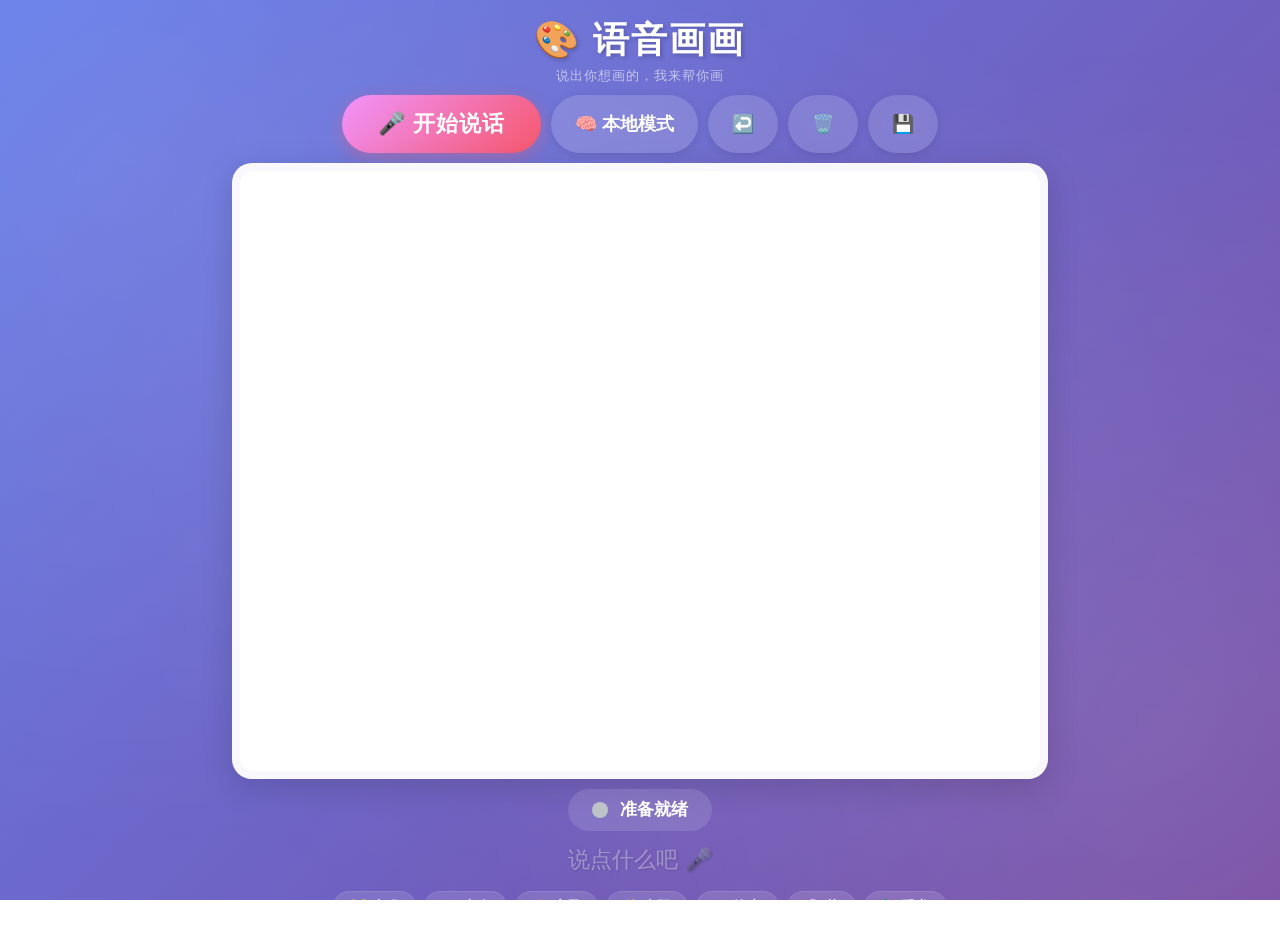
<file: index.html>
<!DOCTYPE html>
<html lang="zh-CN">
<head>
  <meta charset="UTF-8">
  <meta name="viewport" content="width=device-width, initial-scale=1.0, user-scalable=no">
  <title>Voice Draw — 语音画画</title>
  <link rel="stylesheet" href="style.css">
</head>
<body>
  <div id="app">
    <h1><span class="voice-icon">🎨</span> 语音画画</h1>
    <div id="subtitle">说出你想画的，我来帮你画</div>

    <div id="toolbar">
      <button id="recordBtn">🎤 开始说话</button>
      <button id="aiToggle" class="btn-secondary">🧠 本地模式</button>
      <button id="undoBtn" class="btn-secondary" title="撤销">↩️</button>
      <button id="clearBtn" class="btn-secondary" title="清空">🗑️</button>
      <button id="saveBtn" class="btn-secondary" title="保存">💾</button>
    </div>

    <div id="canvas-wrap">
      <canvas id="canvas" width="800" height="600"></canvas>
    </div>

    <div id="status-bar">
      <span id="status-dot" class="dot-idle"></span>
      <span id="status-label">准备就绪</span>
    </div>

    <div id="recognizedText"></div>

    <div id="tips">
      <span class="tip" data-text="画个小猫">🐱 小猫</span>
      <span class="tip" data-text="画个狗狗">🐶 小狗</span>
      <span class="tip" data-text="画个房子">🏠 房子</span>
      <span class="tip" data-text="画太阳">☀️ 太阳</span>
      <span class="tip" data-text="画个汽车">🚗 汽车</span>
      <span class="tip" data-text="画个花">🌸 花</span>
      <span class="tip" data-text="画个恐龙">🦕 恐龙</span>
    </div>
  </div>
  <script src="script.js"></script>
</body>
</html>
</file>
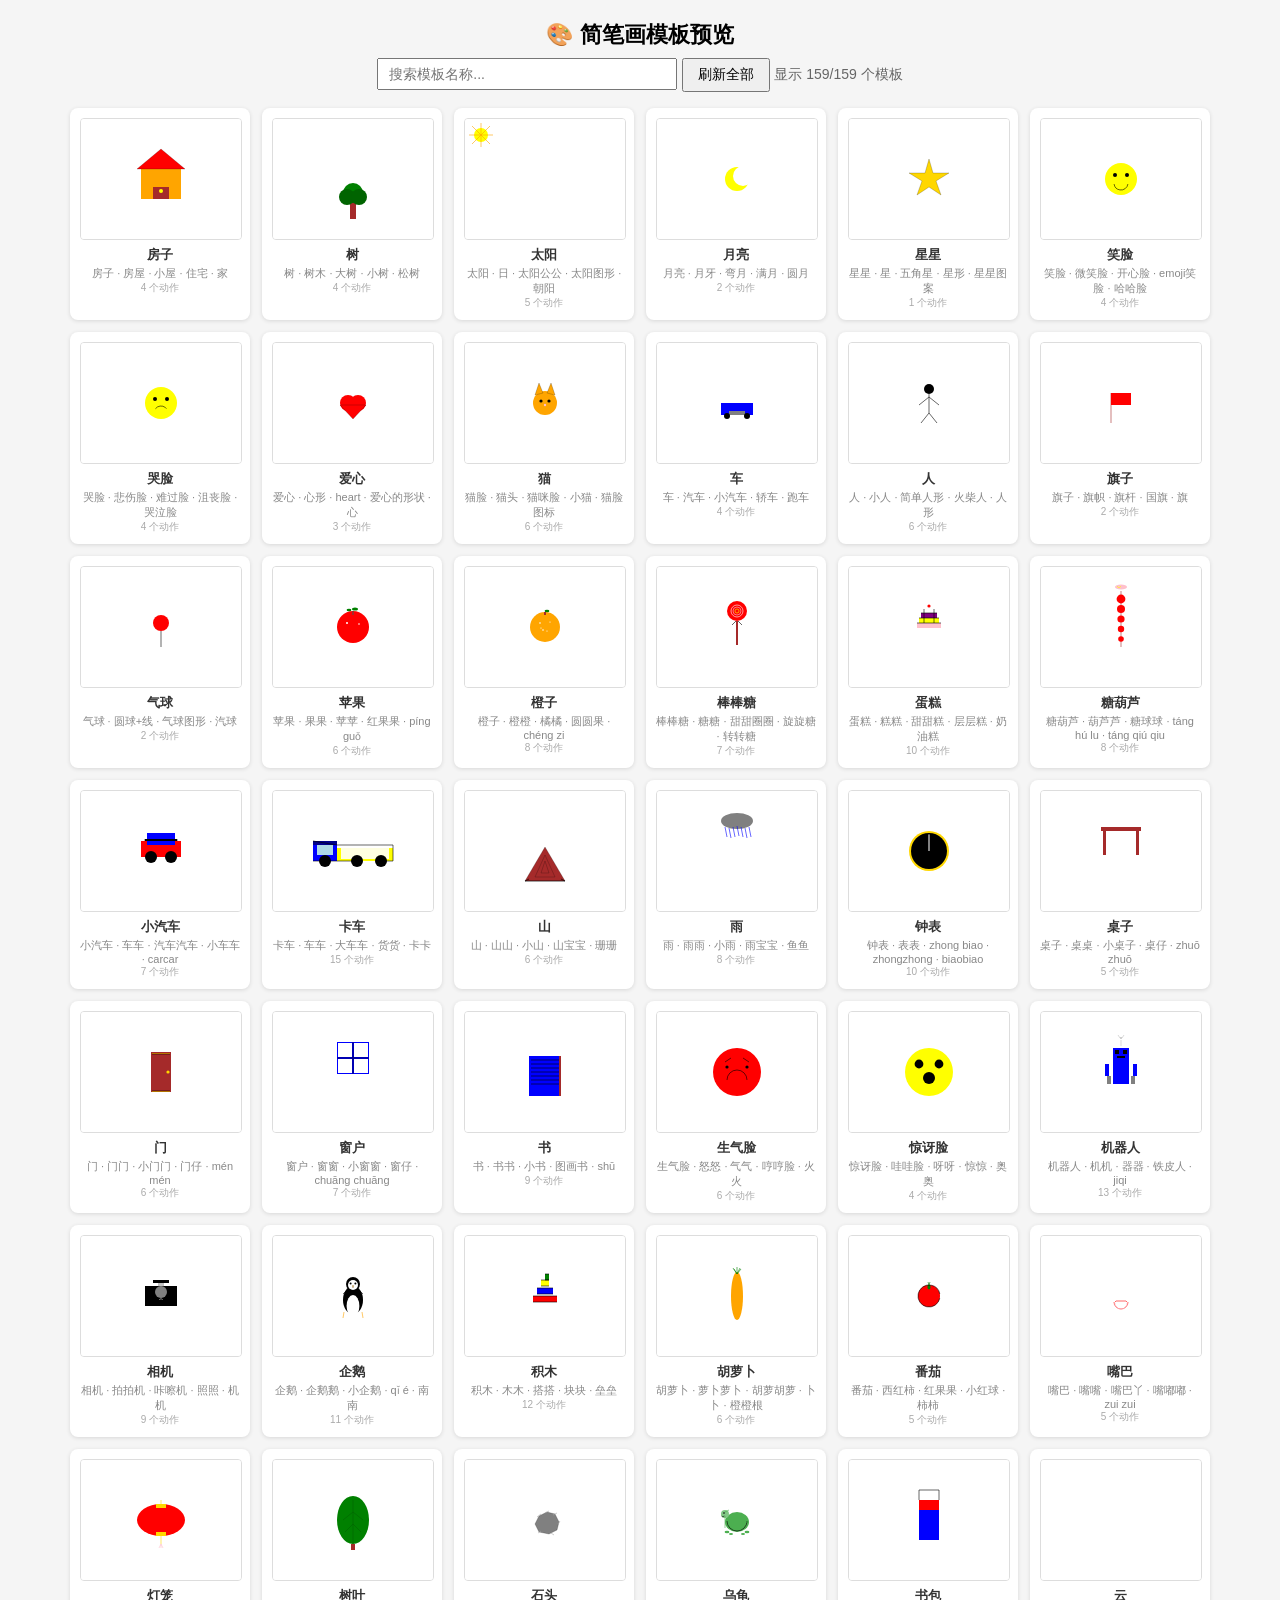
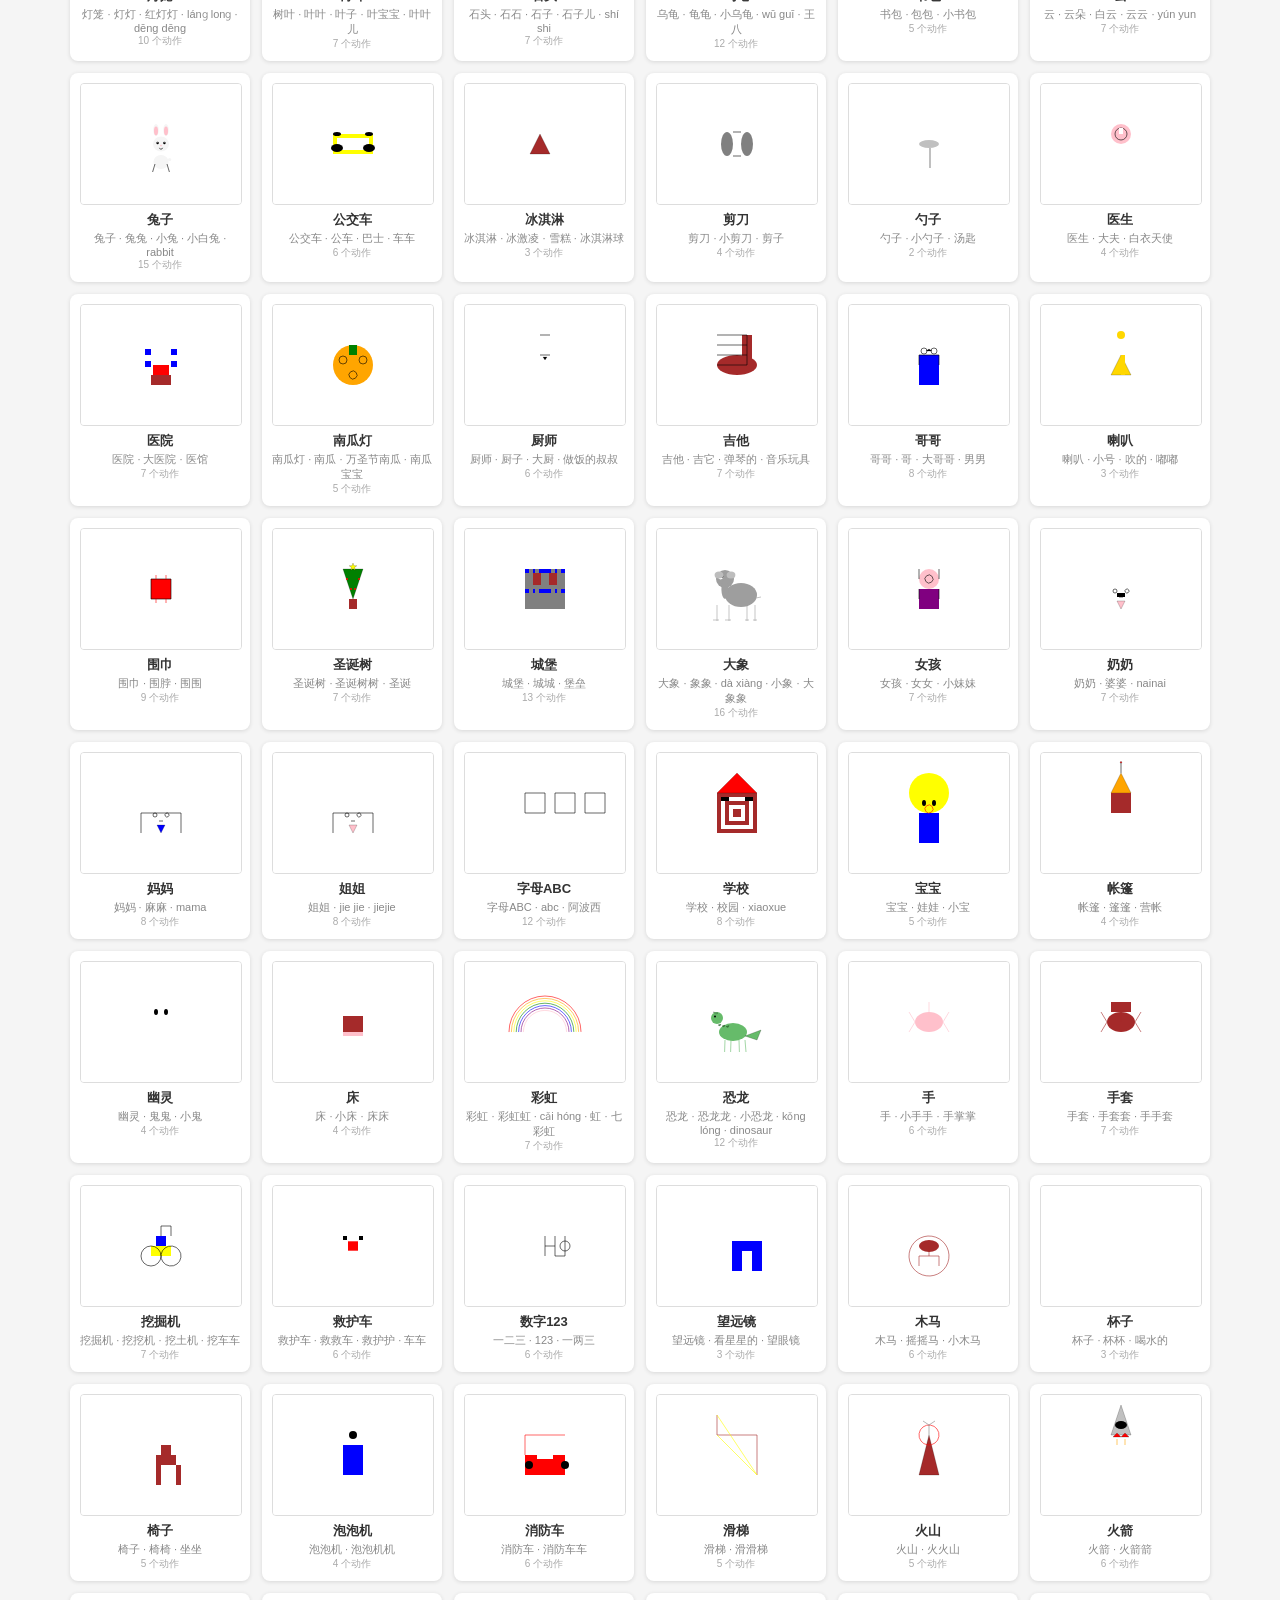
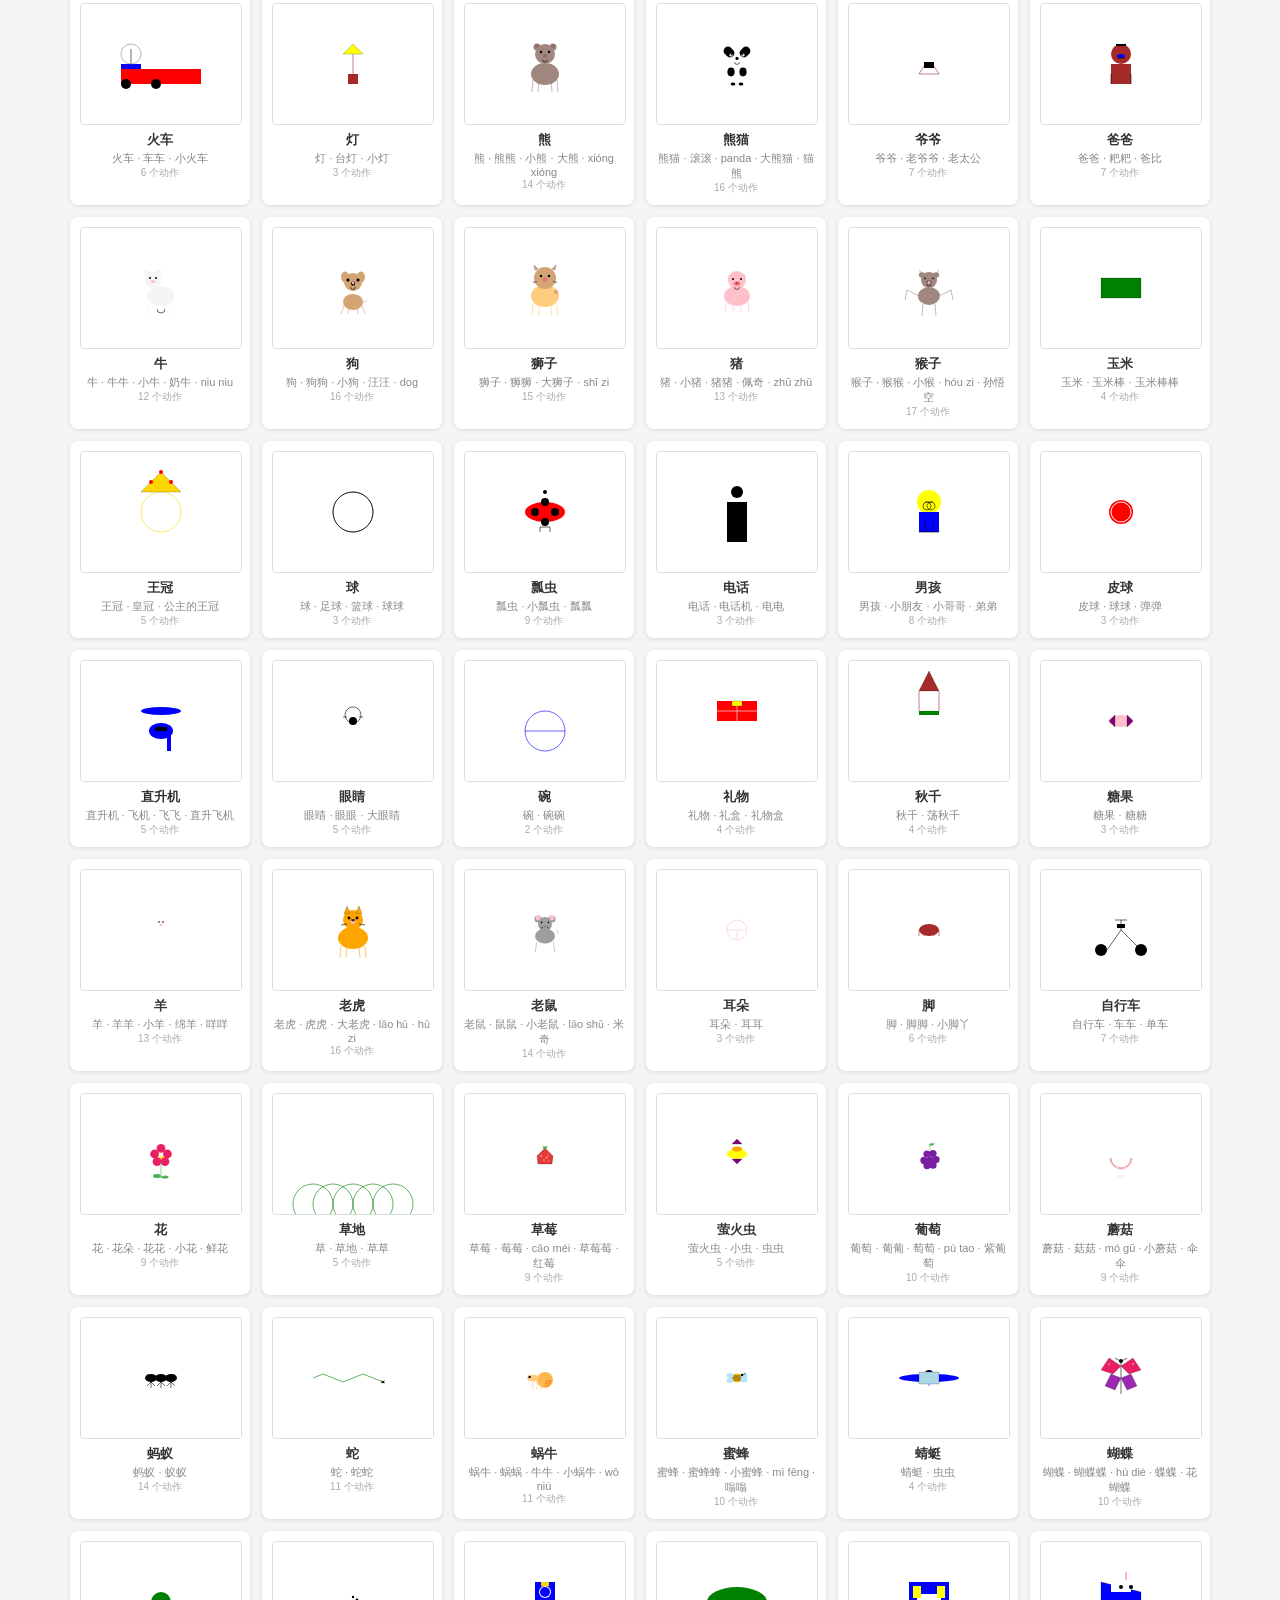
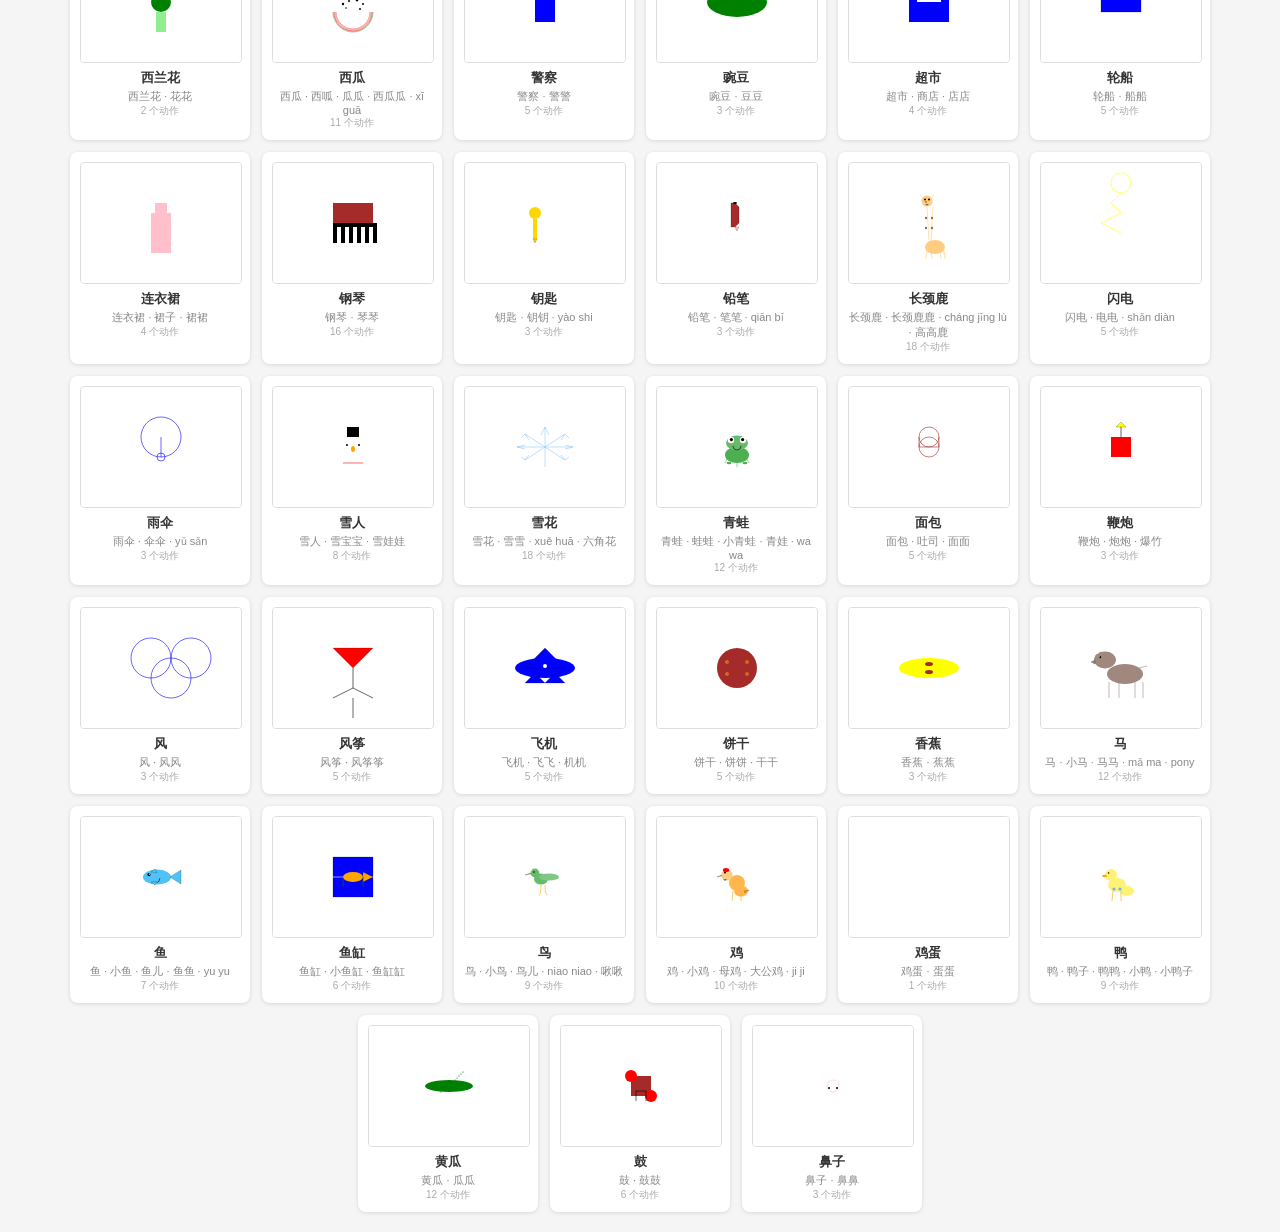
<file: test_render.html>
<!DOCTYPE html>
<html lang="zh-CN">
<head>
<meta charset="UTF-8">
<title>简笔画模板预览测试</title>
<style>
  * { margin: 0; padding: 0; box-sizing: border-box; }
  body { font-family: sans-serif; background: #f5f5f5; padding: 20px; }
  h1 { text-align: center; margin-bottom: 8px; font-size: 22px; }
  #controls { text-align: center; margin-bottom: 16px; }
  #controls input { width: 300px; padding: 6px 10px; font-size: 14px; }
  #controls button { padding: 6px 14px; font-size: 14px; cursor: pointer; }
  #stats { text-align: center; margin-bottom: 16px; color: #666; font-size: 14px; }
  #grid { display: flex; flex-wrap: wrap; gap: 12px; justify-content: center; }
  .card {
    background: #fff; border-radius: 8px; box-shadow: 0 1px 4px rgba(0,0,0,.12);
    padding: 10px; width: 180px; text-align: center;
  }
  .card canvas { display: block; margin: 0 auto; border: 1px solid #ddd; border-radius: 4px; background: #fff; }
  .card .name { font-size: 13px; font-weight: bold; margin-top: 6px; color: #333; }
  .card .aliases { font-size: 11px; color: #888; margin-top: 2px; }
  .card .count { font-size: 10px; color: #aaa; }
  .card.pass { border-left: 3px solid #4caf50; }
  .card.fail { border-left: 3px solid #f44336; }
  .badge { display: inline-block; font-size: 10px; padding: 1px 6px; border-radius: 8px; margin-left: 4px; }
  .badge-err { background: #f44336; color: #fff; }
  .badge-warn { background: #ff9800; color: #fff; }
</style>
</head>
<body>
<h1>🎨 简笔画模板预览</h1>
<div id="controls">
  <input id="search" placeholder="搜索模板名称..." oninput="renderAll()">
  <button onclick="renderAll()">刷新全部</button>
  <span id="stats"></span>
</div>
<div id="grid"></div>

<script>
const CANVAS_W = 800, CANVAS_H = 600;

// ── 绘制核心（从 script.js 移植）──
function drawIt(ctx, actions) {
  ctx.fillStyle = '#fff';
  ctx.fillRect(0, 0, CANVAS_W, CANVAS_H);

  for (const cmd of actions) {
    const c = cmd.color || 'black';
    let pts = cmd.points;
    if (pts && pts.length > 0 && Array.isArray(pts[0])) {
      pts = pts.map(p => ({ x: p[0], y: p[1] }));
    }

    ctx.save();

    switch (cmd.action) {
      case 'drawCircle':
        ctx.beginPath(); ctx.arc(cmd.x ?? 400, cmd.y ?? 300, cmd.radius ?? 40, 0, Math.PI * 2);
        ctx.fillStyle = c; ctx.fill(); ctx.closePath();
        break;
      case 'drawEllipse':
        ctx.beginPath(); ctx.ellipse(cmd.x ?? 400, cmd.y ?? 300, cmd.radiusX ?? 50, cmd.radiusY ?? 30, 0, 0, Math.PI * 2);
        ctx.fillStyle = c; ctx.fill(); ctx.closePath();
        break;
      case 'drawRect':
        ctx.fillStyle = c; ctx.fillRect(cmd.x ?? 300, cmd.y ?? 200, cmd.width ?? 80, cmd.height ?? 60);
        break;
      case 'drawLine':
        ctx.beginPath(); ctx.moveTo(cmd.x1 ?? 200, cmd.y1 ?? 300);
        ctx.lineTo(cmd.x2 ?? 600, cmd.y2 ?? 300);
        ctx.strokeStyle = c; ctx.lineWidth = 3; ctx.stroke(); ctx.closePath();
        break;
      case 'drawPolygon':
      case 'drawTriangle':
        if (pts && pts.length >= 3) {
          ctx.beginPath(); ctx.moveTo(pts[0].x, pts[0].y);
          for (let i = 1; i < pts.length; i++) ctx.lineTo(pts[i].x, pts[i].y);
          ctx.closePath(); ctx.fillStyle = c; ctx.fill(); ctx.stroke();
        }
        break;
      case 'drawArc':
        ctx.beginPath(); ctx.arc(cmd.x ?? 400, cmd.y ?? 300, cmd.radius ?? 40, cmd.startAngle ?? 0, cmd.endAngle ?? Math.PI);
        ctx.strokeStyle = c; ctx.lineWidth = 3; ctx.stroke(); ctx.closePath();
        break;
      case 'drawStar':
        if (pts) {
          ctx.beginPath(); ctx.moveTo(pts[0].x, pts[0].y);
          for (let i = 1; i < pts.length; i++) ctx.lineTo(pts[i].x, pts[i].y);
          ctx.closePath(); ctx.fillStyle = c; ctx.fill(); ctx.stroke();
        } else {
          const cx = cmd.x ?? 400, cy = cmd.y ?? 300, r = cmd.radius ?? 40;
          const starPts = [];
          for (let i = 0; i < 10; i++) {
            const angle = (i * Math.PI * 2) / 10 - Math.PI / 2;
            const rad = i % 2 === 0 ? r : r * 0.4;
            starPts.push({ x: cx + rad * Math.cos(angle), y: cy + rad * Math.sin(angle) });
          }
          ctx.beginPath(); ctx.moveTo(starPts[0].x, starPts[0].y);
          for (let i = 1; i < starPts.length; i++) ctx.lineTo(starPts[i].x, starPts[i].y);
          ctx.closePath(); ctx.fillStyle = c; ctx.fill(); ctx.stroke();
        }
        break;
    }
    ctx.restore();
  }
}

async function loadTemplates() {
  const r = await fetch('backend/aliases.json');
  const data = await r.json();
  return data.complex_shapes || {};
}

function renderAll() {
  const query = document.getElementById('search').value.trim().toLowerCase();
  const grid = document.getElementById('grid');
  grid.innerHTML = '';

  loadTemplates().then(shapes => {
    const keys = Object.keys(shapes).filter(k => !query || k.includes(query));
    document.getElementById('stats').textContent = `显示 ${keys.length}/${Object.keys(shapes).length} 个模板`;

    const thumbW = 160;
    const scale = thumbW / CANVAS_W;

    // 获取验证结果
    let validation = {};
    try {
      const v = sessionStorage.getItem('validation');
      if (v) validation = JSON.parse(v);
    } catch(e) {}

    keys.forEach(name => {
      const tpl = shapes[name];
      const card = document.createElement('div');
      card.className = 'card';

      const canvas = document.createElement('canvas');
      canvas.width = thumbW;
      canvas.height = thumbW * (CANVAS_H / CANVAS_W);
      card.appendChild(canvas);

      const nameDiv = document.createElement('div');
      nameDiv.className = 'name';
      nameDiv.textContent = name;
      card.appendChild(nameDiv);

      if (tpl.aliases) {
        const aliasDiv = document.createElement('div');
        aliasDiv.className = 'aliases';
        aliasDiv.textContent = tpl.aliases.slice(0, 5).join(' · ');
        card.appendChild(aliasDiv);
      }

      const countDiv = document.createElement('div');
      countDiv.className = 'count';
      countDiv.textContent = `${tpl.actions?.length || 0} 个动作`;
      card.appendChild(countDiv);

      grid.appendChild(card);

      // 渲染到小画布
      const ctx = canvas.getContext('2d');
      ctx.scale(scale, scale);
      drawIt(ctx, tpl.actions || []);
    });
  });
}

renderAll();
</script>
</body>
</html>
</file>
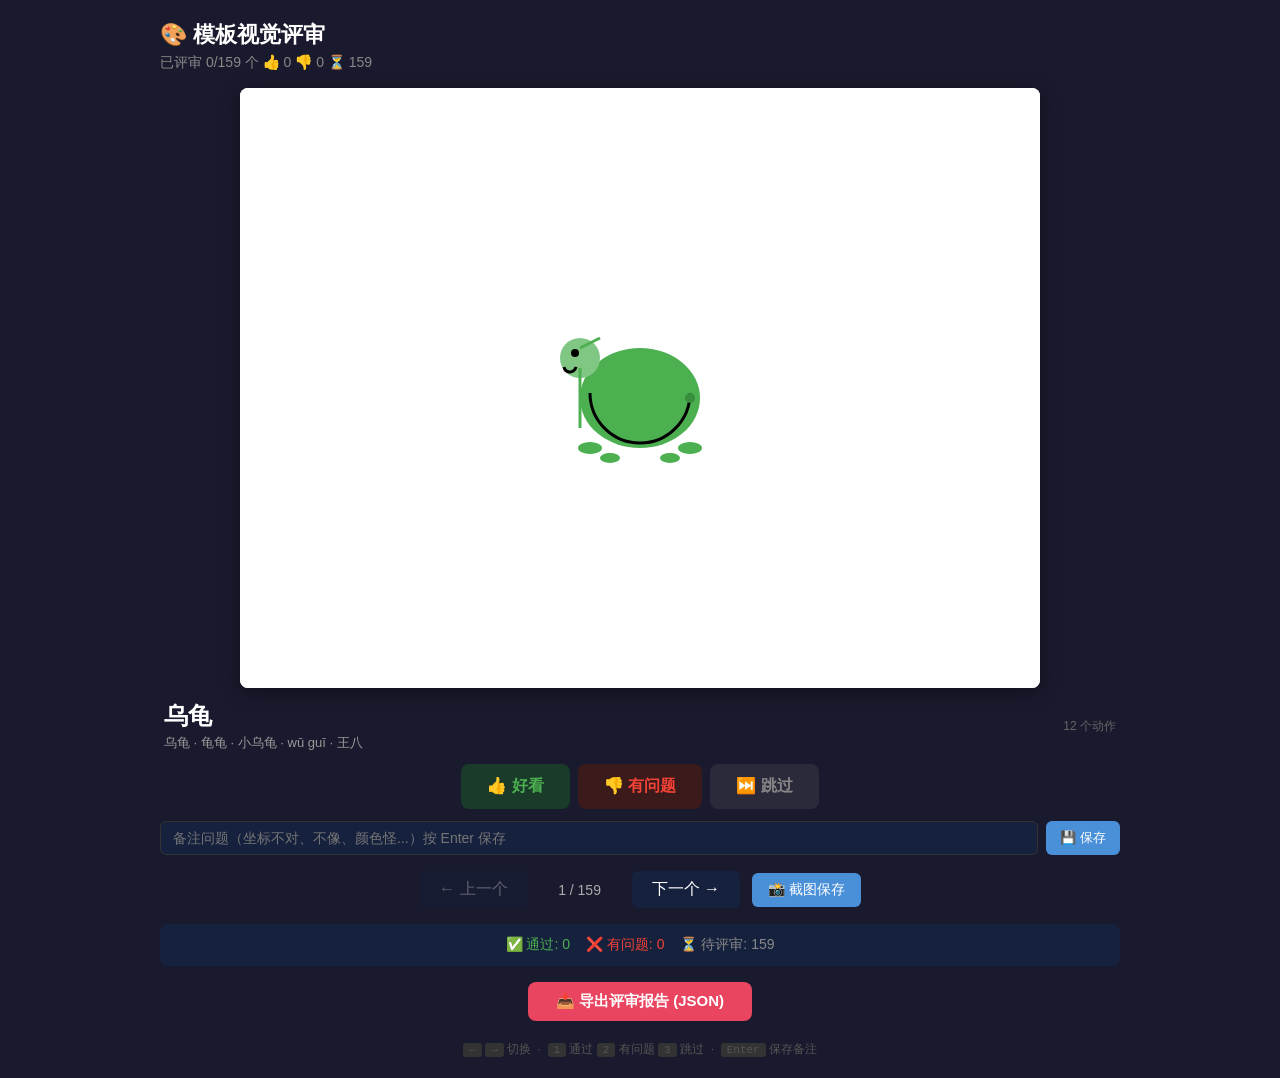
<file: test_review.html>
<!DOCTYPE html>
<html lang="zh-CN">
<head>
<meta charset="UTF-8">
<meta name="viewport" content="width=device-width, initial-scale=1.0">
<title>模板评审 — Voice Draw</title>
<style>
  * { margin: 0; padding: 0; box-sizing: border-box; }
  body { font-family: -apple-system, BlinkMacSystemFont, "Segoe UI", Arial, sans-serif; background: #1a1a2e; color: #eee; }
  #app { max-width: 1000px; margin: 0 auto; padding: 20px; }

  /* Header */
  h1 { font-size: 22px; margin-bottom: 4px; color: #fff; }
  #progress { font-size: 14px; color: #888; margin-bottom: 16px; }

  /* Canvas area */
  #canvas-wrap {
    position: relative; background: #fff; border-radius: 8px;
    margin: 0 auto; box-shadow: 0 4px 20px rgba(0,0,0,.4);
    width: fit-content; overflow: hidden;
  }
  #canvas-wrap canvas { display: block; }

  /* Info bar */
  #info {
    display: flex; align-items: center; justify-content: space-between;
    margin: 12px 0; padding: 0 4px;
  }
  #name { font-size: 24px; font-weight: bold; color: #fff; }
  #aliases { font-size: 13px; color: #999; margin-top: 2px; }
  #action-count { font-size: 12px; color: #666; }

  /* Navigation */
  #nav { display: flex; align-items: center; gap: 12px; margin: 16px 0; justify-content: center; }
  #nav button {
    padding: 8px 20px; font-size: 16px; border: none; border-radius: 6px;
    cursor: pointer; background: #16213e; color: #fff; transition: all .15s;
  }
  #nav button:hover { background: #0f3460; }
  #nav button:disabled { opacity: .3; cursor: default; }
  #nav #counter { font-size: 14px; color: #aaa; min-width: 80px; text-align: center; }

  /* Rating */
  #rating { display: flex; gap: 8px; justify-content: center; margin: 12px 0; }
  #rating button {
    padding: 10px 24px; font-size: 16px; border: 2px solid transparent;
    border-radius: 8px; cursor: pointer; transition: all .15s; font-weight: bold;
  }
  #rating .btn-good { background: #1a3a2a; color: #4caf50; }
  #rating .btn-good:hover, #rating .btn-good.active { background: #4caf50; color: #fff; border-color: #4caf50; }
  #rating .btn-bad { background: #3a1a1a; color: #f44336; }
  #rating .btn-bad:hover, #rating .btn-bad.active { background: #f44336; color: #fff; border-color: #f44336; }
  #rating .btn-skip { background: #2a2a3a; color: #888; }
  #rating .btn-skip:hover { background: #444; }

  /* Note */
  #note-wrap { margin: 12px 0; display: flex; gap: 8px; align-items: center; }
  #note {
    flex: 1; padding: 8px 12px; font-size: 14px; border: 1px solid #333;
    border-radius: 6px; background: #16213e; color: #fff; outline: none;
  }
  #note:focus { border-color: #4a90d9; }
  #save-note { padding: 8px 14px; font-size: 13px; border: none; border-radius: 6px; cursor: pointer; background: #4a90d9; color: #fff; }

  /* Stats bar */
  #stats {
    display: flex; gap: 16px; justify-content: center; margin: 16px 0;
    font-size: 14px; padding: 12px; background: #16213e; border-radius: 8px;
  }
  .stat-good { color: #4caf50; }
  .stat-bad { color: #f44336; }
  .stat-pending { color: #888; }
  .stat-total { color: #fff; }

  /* Export */
  #export-wrap { text-align: center; margin: 16px 0; }
  #export-btn {
    padding: 10px 28px; font-size: 15px; border: none; border-radius: 8px;
    cursor: pointer; background: #e94560; color: #fff; font-weight: bold;
  }
  #export-btn:hover { background: #c73650; }

  /* Bad list */
  #bad-list { margin-top: 20px; }
  #bad-list h3 { font-size: 16px; margin-bottom: 8px; color: #f44336; }
  #bad-list div { font-size: 13px; color: #aaa; line-height: 1.8; }
  #bad-list .bad-item { display: flex; align-items: center; gap: 8px; }
  #bad-list .bad-item .note { color: #888; font-size: 12px; }

  /* Keyboard hints */
  #hints { text-align: center; font-size: 12px; color: #555; margin-top: 8px; }
  kbd { background: #333; padding: 1px 6px; border-radius: 3px; font-size: 11px; }
</style>
</head>
<body>
<div id="app">
  <h1>🎨 模板视觉评审</h1>
  <div id="progress">正在加载模板...</div>

  <div id="canvas-wrap">
    <canvas id="canvas" width="800" height="600"></canvas>
  </div>

  <div id="info">
    <div>
      <div id="name">—</div>
      <div id="aliases"></div>
    </div>
    <div id="action-count"></div>
  </div>

  <div id="rating">
    <button class="btn-good" data-rating="good">👍 好看</button>
    <button class="btn-bad" data-rating="bad">👎 有问题</button>
    <button class="btn-skip" data-rating="skip">⏭️ 跳过</button>
  </div>

  <div id="note-wrap">
    <input id="note" placeholder="备注问题（坐标不对、不像、颜色怪...）按 Enter 保存">
    <button id="save-note">💾 保存</button>
  </div>

  <div id="nav">
    <button id="prev-btn" disabled>← 上一个</button>
    <span id="counter">0 / 0</span>
    <button id="next-btn">下一个 →</button>
  </div>

  <div id="stats">
    <span class="stat-good">✅ 通过: <span id="good-count">0</span></span>
    <span class="stat-bad">❌ 有问题: <span id="bad-count">0</span></span>
    <span class="stat-pending">⏳ 待评审: <span id="pending-count">0</span></span>
  </div>

  <div id="export-wrap">
    <button id="export-btn">📥 导出评审报告 (JSON)</button>
  </div>

  <div id="bad-list"></div>

  <div id="hints">
    <kbd>←</kbd> <kbd>→</kbd> 切换 &nbsp;·&nbsp;
    <kbd>1</kbd> 通过 <kbd>2</kbd> 有问题 <kbd>3</kbd> 跳过 &nbsp;·&nbsp;
    <kbd>Enter</kbd> 保存备注
  </div>
</div>

<script>
// ── Canvas Drawing (same as test_render) ──
function drawTemplate(ctx, actions) {
  ctx.fillStyle = '#fff';
  ctx.fillRect(0, 0, 800, 600);

  if (!actions) return;

  for (const cmd of actions) {
    const c = cmd.color || 'black';
    let pts = cmd.points;
    if (pts && pts.length > 0 && Array.isArray(pts[0])) {
      pts = pts.map(p => ({ x: p[0], y: p[1] }));
    }

    switch (cmd.action) {
      case 'drawCircle':
        ctx.beginPath(); ctx.arc(cmd.x ?? 400, cmd.y ?? 300, cmd.radius ?? 40, 0, Math.PI * 2);
        ctx.fillStyle = c; ctx.fill(); ctx.closePath();
        break;
      case 'drawEllipse':
        ctx.beginPath(); ctx.ellipse(cmd.x ?? 400, cmd.y ?? 300, cmd.radiusX ?? 50, cmd.radiusY ?? 30, 0, 0, Math.PI * 2);
        ctx.fillStyle = c; ctx.fill(); ctx.closePath();
        break;
      case 'drawRect':
        ctx.fillStyle = c; ctx.fillRect(cmd.x ?? 300, cmd.y ?? 200, cmd.width ?? 80, cmd.height ?? 60);
        break;
      case 'drawLine':
        ctx.beginPath(); ctx.moveTo(cmd.x1 ?? 200, cmd.y1 ?? 300);
        ctx.lineTo(cmd.x2 ?? 600, cmd.y2 ?? 300);
        ctx.strokeStyle = c; ctx.lineWidth = 3; ctx.stroke(); ctx.closePath();
        break;
      case 'drawPolygon':
      case 'drawTriangle':
        if (pts && pts.length >= 3) {
          ctx.beginPath(); ctx.moveTo(pts[0].x, pts[0].y);
          for (let i = 1; i < pts.length; i++) ctx.lineTo(pts[i].x, pts[i].y);
          ctx.closePath(); ctx.fillStyle = c; ctx.fill(); ctx.stroke();
        }
        break;
      case 'drawArc':
        ctx.beginPath(); ctx.arc(cmd.x ?? 400, cmd.y ?? 300, cmd.radius ?? 40, cmd.startAngle ?? 0, cmd.endAngle ?? Math.PI);
        ctx.strokeStyle = c; ctx.lineWidth = 3; ctx.stroke(); ctx.closePath();
        break;
      case 'drawStar':
        if (pts) {
          ctx.beginPath(); ctx.moveTo(pts[0].x, pts[0].y);
          for (let i = 1; i < pts.length; i++) ctx.lineTo(pts[i].x, pts[i].y);
          ctx.closePath(); ctx.fillStyle = c; ctx.fill(); ctx.stroke();
        } else {
          const cx = cmd.x ?? 400, cy = cmd.y ?? 300, r = cmd.radius ?? 40;
          const star = [];
          for (let i = 0; i < 10; i++) {
            const angle = (i * Math.PI * 2) / 10 - Math.PI / 2;
            const rad = i % 2 === 0 ? r : r * 0.4;
            star.push({ x: cx + rad * Math.cos(angle), y: cy + rad * Math.sin(angle) });
          }
          ctx.beginPath(); ctx.moveTo(star[0].x, star[0].y);
          for (let i = 1; i < star.length; i++) ctx.lineTo(star[i].x, star[i].y);
          ctx.closePath(); ctx.fillStyle = c; ctx.fill(); ctx.stroke();
        }
        break;
    }
  }
}

// ── Main App ──
let shapes = {};
let keys = [];
let currentIndex = 0;
let reviews = {};  // { key: { rating: 'good'|'bad'|'skip', note: '' } }

const canvas = document.getElementById('canvas');
const ctx = canvas.getContext('2d');

async function init() {
  try {
    const r = await fetch('backend/aliases.json');
    const data = await r.json();
    shapes = data.complex_shapes || {};
    keys = Object.keys(shapes).sort();
    document.getElementById('progress').textContent = `已加载 ${keys.length} 个模板`;

    // Load saved reviews from localStorage
    try {
      const saved = localStorage.getItem('template_reviews');
      if (saved) reviews = JSON.parse(saved);
    } catch(e) {}

    showTemplate(currentIndex);
    updateStats();
    updateBadList();
  } catch (e) {
    document.getElementById('progress').textContent = '❌ 加载失败: ' + e.message;
  }
}

function showTemplate(index) {
  if (index < 0 || index >= keys.length) return;
  currentIndex = index;
  const name = keys[index];
  const tpl = shapes[name];

  // Render
  drawTemplate(ctx, tpl.actions);

  // Info
  document.getElementById('name').textContent = name;
  document.getElementById('aliases').textContent = (tpl.aliases || []).slice(0, 6).join(' · ');
  document.getElementById('action-count').textContent = (tpl.actions || []).length + ' 个动作';

  // Counter
  document.getElementById('counter').textContent = `${index + 1} / ${keys.length}`;

  // Navigation
  document.getElementById('prev-btn').disabled = index === 0;
  document.getElementById('next-btn').disabled = index === keys.length - 1;
  document.title = `${name} (${index + 1}/${keys.length}) — 模板评审`;

  // Restore rating
  const rev = reviews[name] || {};
  document.querySelectorAll('#rating button').forEach(b => {
    b.classList.toggle('active', b.dataset.rating === rev.rating);
  });
  document.getElementById('note').value = rev.note || '';
}

function setRating(rating) {
  const name = keys[currentIndex];
  if (!reviews[name]) reviews[name] = {};
  reviews[name].rating = rating;
  if (rating === 'good' || rating === 'bad') {
    reviews[name].note = document.getElementById('note').value || '';
  }
  saveReviews();
  showTemplate(currentIndex);
  updateStats();
  updateBadList();
}

function saveNote() {
  const name = keys[currentIndex];
  if (!reviews[name]) reviews[name] = {};
  reviews[name].note = document.getElementById('note').value;
  if (!reviews[name].rating) reviews[name].rating = 'skip';
  saveReviews();
  updateBadList();
}

function saveReviews() {
  localStorage.setItem('template_reviews', JSON.stringify(reviews));
}

function updateStats() {
  const good = Object.entries(reviews).filter(([,r]) => r.rating === 'good').length;
  const bad = Object.entries(reviews).filter(([,r]) => r.rating === 'bad').length;
  const done = good + bad + Object.entries(reviews).filter(([,r]) => r.rating === 'skip').length;
  const pending = keys.length - done;

  document.getElementById('good-count').textContent = good;
  document.getElementById('bad-count').textContent = bad;
  document.getElementById('pending-count').textContent = pending;
  document.getElementById('progress').textContent =
    `已评审 ${done}/${keys.length} 个   👍 ${good}  👎 ${bad}  ⏳ ${pending}`;
}

function updateBadList() {
  const badItems = Object.entries(reviews)
    .filter(([, r]) => r.rating === 'bad')
    .map(([name, r]) => ({ name, note: r.note || '' }));

  const el = document.getElementById('bad-list');
  if (badItems.length === 0) {
    el.innerHTML = '';
    return;
  }
  el.innerHTML = '<h3>❌ 待修正的模板</h3>' +
    badItems.map(({name, note}) =>
      `<div class="bad-item">
        <span style="color:#fff">${name}</span>
        ${note ? `<span class="note">— ${note}</span>` : ''}
      </div>`
    ).join('');
}

function exportReport() {
  const goodItems = Object.entries(reviews)
    .filter(([, r]) => r.rating === 'good').map(([n]) => n);
  const badItems = Object.entries(reviews)
    .filter(([, r]) => r.rating === 'bad').map(([n, r]) => ({ name: n, note: r.note || '' }));
  const skipItems = Object.entries(reviews)
    .filter(([, r]) => r.rating === 'skip').map(([n]) => n);
  const pending = keys.filter(k => !reviews[k] || !reviews[k].rating);

  const report = {
    date: new Date().toISOString(),
    total: keys.length,
    reviewed: goodItems.length + badItems.length + skipItems.length,
    good: goodItems,
    bad: badItems,
    skipped: skipItems,
    pending: pending,
  };

  const blob = new Blob([JSON.stringify(report, null, 2)], { type: 'application/json' });
  const url = URL.createObjectURL(blob);
  const a = document.createElement('a');
  a.href = url;
  a.download = `template-review-${new Date().toISOString().slice(0,10)}.json`;
  a.click();
  URL.revokeObjectURL(url);
}

// ── Screenshot individual template ──
function screenshotCurrent() {
  // Create a full-size off-screen canvas
  const offscreen = document.createElement('canvas');
  offscreen.width = 800;
  offscreen.height = 600;
  const offCtx = offscreen.getContext('2d');
  const name = keys[currentIndex];
  drawTemplate(offCtx, shapes[name].actions);

  const link = document.createElement('a');
  link.download = `${name}.png`;
  link.href = offscreen.toDataURL('image/png');
  link.click();
}

// ── Event Listeners ──
document.getElementById('prev-btn').addEventListener('click', () => showTemplate(currentIndex - 1));
document.getElementById('next-btn').addEventListener('click', () => showTemplate(currentIndex + 1));

document.querySelectorAll('#rating button').forEach(btn => {
  btn.addEventListener('click', () => setRating(btn.dataset.rating));
});

document.getElementById('save-note').addEventListener('click', saveNote);
document.getElementById('note').addEventListener('keydown', (e) => {
  if (e.key === 'Enter') saveNote();
});

document.getElementById('export-btn').addEventListener('click', exportReport);

// Add screenshot button to nav area
const nav = document.getElementById('nav');
const ssBtn = document.createElement('button');
ssBtn.textContent = '📸 截图保存';
ssBtn.style.cssText = 'padding:8px 16px;font-size:14px;border:none;border-radius:6px;cursor:pointer;background:#4a90d9;color:#fff;';
ssBtn.addEventListener('click', screenshotCurrent);
nav.appendChild(ssBtn);

// Keyboard shortcuts
document.addEventListener('keydown', (e) => {
  if (e.target.tagName === 'INPUT') return;  // Don't intercept when typing in note
  switch (e.key) {
    case 'ArrowLeft': showTemplate(currentIndex - 1); break;
    case 'ArrowRight': showTemplate(currentIndex + 1); break;
    case '1': setRating('good'); break;
    case '2': setRating('bad'); break;
    case '3': setRating('skip'); break;
    case 's': screenshotCurrent(); break;
  }
});

init();
</script>
</body>
</html>
</file>
<file: style.css>
/* ═══════════════════════════════════════
   Voice Draw — 儿童友好 UI
   大圆角 · 鲜艳色彩 · 大按钮 · 触摸友好
   ═══════════════════════════════════════ */

/* ── Reset & Base ── */
* {
  margin: 0;
  padding: 0;
  box-sizing: border-box;
}

html, body {
  height: 100%;
  overflow: hidden;
}

body {
  font-family: "Comic Sans MS", "Chalkboard SE", "Segoe Print",
    -apple-system, BlinkMacSystemFont, "Segoe UI", Arial, sans-serif;
  background: linear-gradient(135deg, #667eea 0%, #764ba2 100%);
  color: #333;
  user-select: none;
  -webkit-user-select: none;
  -webkit-tap-highlight-color: transparent;
}

/* ── Animated background ── */
body::before {
  content: "";
  position: fixed;
  top: 0; left: 0; right: 0; bottom: 0;
  background:
    radial-gradient(circle at 10% 20%, rgba(255,255,255,.08) 0%, transparent 50%),
    radial-gradient(circle at 90% 80%, rgba(255,255,255,.1) 0%, transparent 50%),
    radial-gradient(circle at 50% 50%, rgba(255,255,255,.05) 0%, transparent 70%);
  pointer-events: none;
  z-index: 0;
}

#app {
  position: relative;
  z-index: 1;
  max-width: 880px;
  margin: 0 auto;
  padding: 16px 16px 20px;
  text-align: center;
  display: flex;
  flex-direction: column;
  align-items: center;
  min-height: 100vh;
  justify-content: flex-start;
}

/* ── Header ── */
h1 {
  font-size: 36px;
  font-weight: 700;
  margin-bottom: 2px;
  color: #fff;
  text-shadow: 2px 2px 4px rgba(0,0,0,.2);
  letter-spacing: 2px;
}
h1 .voice-icon { display: inline-block; animation: wobble 3s ease-in-out infinite; }
@keyframes wobble {
  0%, 100% { transform: rotate(0deg); }
  25% { transform: rotate(-8deg); }
  75% { transform: rotate(8deg); }
}

#subtitle {
  font-size: 13px;
  color: rgba(255,255,255,.6);
  margin-bottom: 10px;
  letter-spacing: 1px;
}

/* ── Toolbar ── */
#toolbar {
  display: flex;
  gap: 10px;
  justify-content: center;
  margin-bottom: 10px;
  flex-wrap: wrap;
}

#recordBtn {
  padding: 14px 36px;
  font-size: 22px;
  font-weight: 700;
  border: none;
  border-radius: 50px;
  background: linear-gradient(135deg, #f093fb 0%, #f5576c 100%);
  color: #fff;
  cursor: pointer;
  transition: all .2s;
  box-shadow: 0 4px 15px rgba(245,87,108,.4);
  letter-spacing: 1px;
  min-width: 180px;
}
#recordBtn:hover {
  transform: translateY(-2px) scale(1.02);
  box-shadow: 0 6px 20px rgba(245,87,108,.5);
}
#recordBtn:active {
  transform: translateY(0) scale(.97);
}

/* Stop recording state */
#recordBtn.recording {
  background: linear-gradient(135deg, #a8edea 0%, #fed6e3 100%);
  color: #e74c3c;
  box-shadow: 0 4px 15px rgba(168,237,234,.5);
  animation: pulse-record 1.2s ease-in-out infinite;
}
@keyframes pulse-record {
  0%, 100% { box-shadow: 0 4px 15px rgba(168,237,234,.4); }
  50% { box-shadow: 0 4px 25px rgba(168,237,234,.8), 0 0 40px rgba(168,237,234,.3); }
}

.btn-secondary {
  padding: 14px 24px;
  font-size: 18px;
  font-weight: 600;
  border: none;
  border-radius: 50px;
  background: rgba(255,255,255,.15);
  color: #fff;
  cursor: pointer;
  transition: all .2s;
  backdrop-filter: blur(10px);
  -webkit-backdrop-filter: blur(10px);
  box-shadow: 0 2px 8px rgba(0,0,0,.1);
}
.btn-secondary:hover {
  background: rgba(255,255,255,.25);
  transform: translateY(-1px);
}
.btn-secondary:active {
  transform: translateY(0) scale(.97);
}
.btn-secondary.ai-active {
  background: linear-gradient(135deg, #43e97b 0%, #38f9d7 100%);
  color: #1a5c2a;
}
.btn-secondary.ai-error {
  background: linear-gradient(135deg, #f5576c 0%, #ff758c 100%);
  color: #fff;
}

/* ── Canvas ── */
#canvas-wrap {
  background: rgba(255,255,255,.95);
  border-radius: 20px;
  padding: 8px;
  box-shadow: 0 8px 32px rgba(0,0,0,.15);
  margin-bottom: 10px;
  width: fit-content;
  max-width: 100%;
}
#canvas {
  display: block;
  background: #fff;
  border-radius: 14px;
  width: 100%;
  height: auto;
  aspect-ratio: 800/600;
  touch-action: none;
}

/* ── Status Area ── */
#status-bar {
  display: flex;
  align-items: center;
  justify-content: center;
  gap: 12px;
  margin-bottom: 8px;
  background: rgba(255,255,255,.12);
  backdrop-filter: blur(10px);
  -webkit-backdrop-filter: blur(10px);
  padding: 8px 24px;
  border-radius: 40px;
  min-height: 42px;
}

#status-dot {
  width: 16px;
  height: 16px;
  border-radius: 50%;
  transition: all .3s;
  flex-shrink: 0;
}

.dot-idle      { background: #bdc3c7; }
.dot-listening { background: #3498db; box-shadow: 0 0 8px #3498db; }
.dot-thinking  { background: #f39c12; box-shadow: 0 0 8px #f39c12; animation: pulse-dot .8s ease-in-out infinite; }
.dot-drawing   { background: #2ecc71; box-shadow: 0 0 8px #2ecc71; }
.dot-success   { background: #2ecc71; animation: flash-dot .5s ease-in-out 3; }
.dot-error     { background: #e74c3c; box-shadow: 0 0 8px #e74c3c; }

@keyframes pulse-dot {
  0%, 100% { opacity: 1; transform: scale(1); }
  50%      { opacity: .6; transform: scale(1.4); }
}
@keyframes flash-dot {
  0%, 100% { opacity: 1; }
  50%      { opacity: .3; }
}

#status-label {
  font-size: 17px;
  font-weight: 600;
  color: #fff;
  min-height: 1.4em;
}

/* ── Recognized Text ── */
#recognizedText {
  font-size: 22px;
  font-weight: 600;
  color: #fff;
  min-height: 1.6em;
  padding: 6px 20px;
  margin-bottom: 6px;
  text-shadow: 1px 1px 3px rgba(0,0,0,.15);
  width: 100%;
  max-width: 700px;
}
#recognizedText:empty::before {
  content: "说点什么吧 🎤";
  color: rgba(255,255,255,.35);
  font-weight: 400;
}

/* ── Quick tips ── */
#tips {
  display: flex;
  gap: 8px;
  flex-wrap: wrap;
  justify-content: center;
  margin-top: 4px;
}
.tip {
  display: inline-block;
  padding: 6px 16px;
  font-size: 14px;
  font-weight: 600;
  color: rgba(255,255,255,.85);
  background: rgba(255,255,255,.12);
  border-radius: 30px;
  cursor: pointer;
  transition: all .15s;
  backdrop-filter: blur(5px);
  -webkit-backdrop-filter: blur(5px);
  border: 1px solid rgba(255,255,255,.1);
}
.tip:hover {
  background: rgba(255,255,255,.25);
  transform: scale(1.05);
}
.tip:active {
  transform: scale(.95);
}

/* ── Responsive ── */
@media (max-width: 850px) {
  #app { padding: 12px 10px 16px; }
  h1 { font-size: 28px; }
  #recordBtn { padding: 12px 28px; font-size: 18px; min-width: 140px; }
  .btn-secondary { padding: 12px 18px; font-size: 15px; }
  #recognizedText { font-size: 18px; }
  #status-label { font-size: 15px; }
  #canvas-wrap { padding: 6px; border-radius: 14px; }
  #canvas { border-radius: 10px; }
  .tip { font-size: 12px; padding: 5px 12px; }
}

@media (max-width: 500px) {
  h1 { font-size: 22px; }
  #recordBtn { padding: 10px 20px; font-size: 16px; min-width: 120px; }
  .btn-secondary { padding: 10px 14px; font-size: 14px; }
  #toolbar { gap: 6px; }
  #recognizedText { font-size: 16px; padding: 4px 12px; }
  #status-bar { padding: 6px 16px; gap: 8px; }
  #status-label { font-size: 13px; }
}

/* ── iPad / tablet landscape ── */
@media (orientation: landscape) and (max-height: 600px) {
  #app { padding: 6px 16px; }
  h1 { font-size: 22px; margin-bottom: 0; }
  #canvas-wrap { max-height: 55vh; }
  #canvas { max-height: 55vh; }
  #toolbar { margin-bottom: 6px; }
  #recordBtn { padding: 8px 20px; font-size: 15px; min-width: 100px; }
  .btn-secondary { padding: 8px 14px; font-size: 13px; }
  #recognizedText { font-size: 15px; padding: 2px 10px; min-height: 1.2em; }
  #status-bar { padding: 4px 14px; min-height: 32px; }
}

/* ── Touch: bigger tap targets ── */
@media (pointer: coarse) {
  #recordBtn { min-height: 52px; }
  .btn-secondary { min-height: 48px; }
  .tip { padding: 8px 18px; min-height: 36px; }
}
</file>
